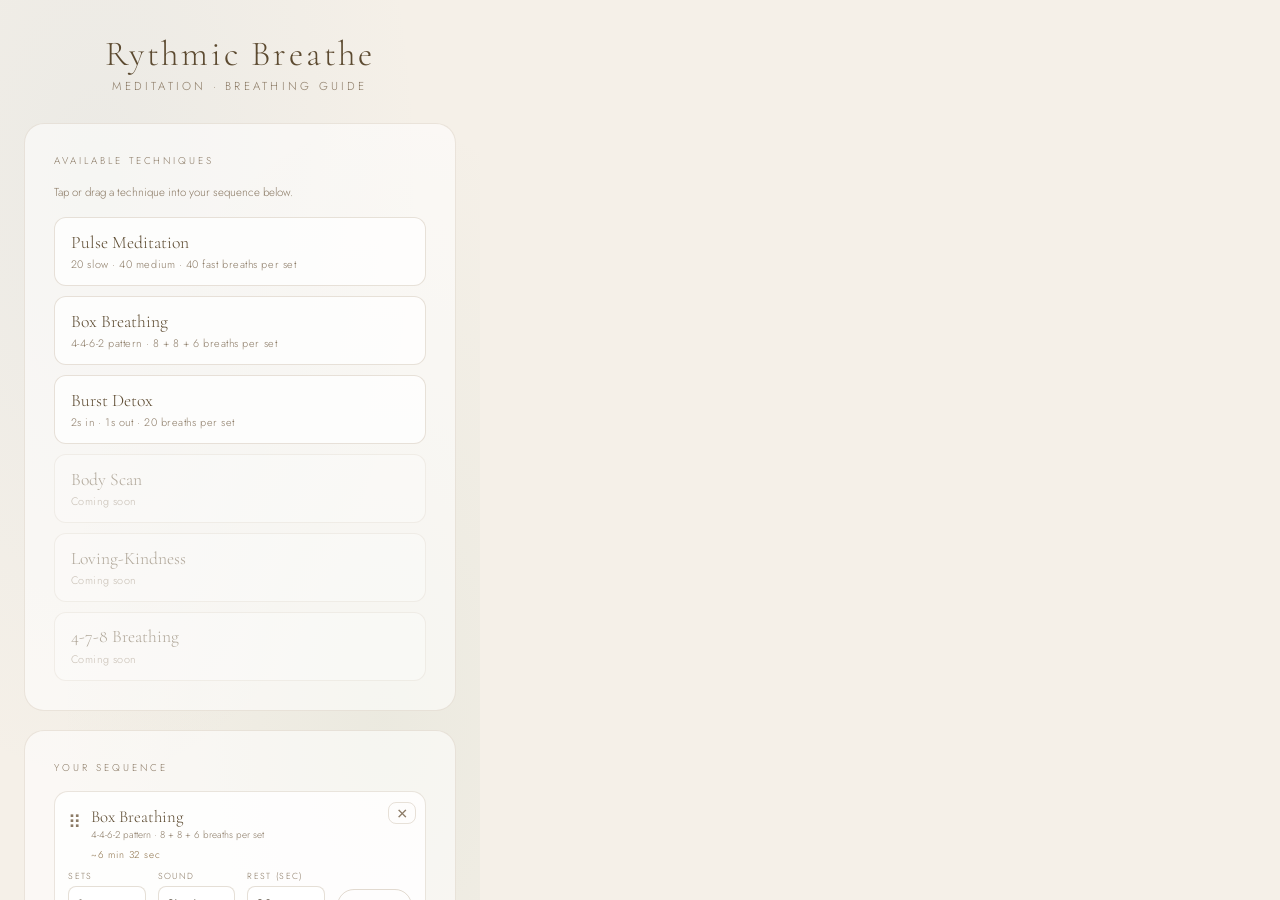
<file: index.html>
<!DOCTYPE html>
<html lang="en">
<head>
  <meta charset="UTF-8">
  <meta name="viewport" content="width=device-width, initial-scale=1.0, user-scalable=no">
  <meta name="apple-mobile-web-app-capable" content="yes">
  <meta name="apple-mobile-web-app-status-bar-style" content="black-translucent">
  <title>Rythmic Breathe</title>
  <link href="https://fonts.googleapis.com/css2?family=Cormorant+Garamond:ital,wght@0,300;0,400;1,300&family=Jost:wght@200;300;400&display=swap" rel="stylesheet">
  <link rel="stylesheet" href="css/tokens.css">
  <link rel="stylesheet" href="css/layout.css">
  <link rel="stylesheet" href="css/session.css">
</head>
<body>

<!-- SETUP -->
<div class="page" id="page-setup">
  <h1>Rythmic Breathe</h1>
  <p class="subtitle">Meditation · Breathing Guide</p>

  <div class="card">
    <div class="card-label">Available Techniques</div>
    <p class="card-hint">Tap or drag a technique into your sequence below.</p>
    <div class="technique-pool" id="technique-pool"></div>
  </div>

  <div class="card">
    <div class="card-label">Your Sequence</div>
    <div class="sequence-list" id="sequence-list"></div>
    <div id="session-total-time" class="session-total-time"></div>
  </div>

  <div class="card">
    <div class="card-label">Global</div>
    <div class="volume-row">
      <label for="vol-slider">Volume</label>
      <input type="range" id="vol-slider" min="0" max="100" value="70">
      <span class="vol-val" id="vol-val">70%</span>
    </div>
    <div class="vocal-mode-row">
      <label for="vocal-mode">Vocal guidance</label>
      <select id="vocal-mode">
        <option value="full" selected>Full guidance</option>
        <option value="transitions">Technique changes only</option>
        <option value="none">Off</option>
      </select>
    </div>
  </div>

  <button class="btn-begin" id="begin-btn" disabled>Begin Session</button>
</div>

<!-- SESSION -->
<div class="page hidden" id="page-session">

  <div class="ready-state" id="ready-state">
    <div class="ready-orb"></div>
    <div class="ready-title">Ready</div>
    <div class="ready-sub">Hold anywhere to begin · eyes closed</div>
  </div>

  <div class="transition-state" id="transition-state">
    <div class="ready-orb"></div>
    <div class="transition-title" id="transition-title">Rest</div>
    <div class="transition-sub" id="transition-sub"></div>
  </div>

  <div class="session-ui" id="session-ui">
    <div class="technique-header" id="technique-header"></div>
    <div class="elapsed-display" id="elapsed-display">00:00</div>
    <div class="elapsed-label">elapsed</div>

    <div class="phase-bar" id="phase-bar">
      <div class="phase-seg" id="seg-slow"></div>
      <div class="phase-seg" id="seg-med"></div>
      <div class="phase-seg" id="seg-fast"></div>
    </div>
    <div class="phase-labels" id="phase-labels">
      <span class="phase-lbl" id="lbl-slow">Slow</span>
      <span class="phase-lbl" id="lbl-med">Medium</span>
      <span class="phase-lbl" id="lbl-fast">Fast</span>
    </div>

    <div class="orb-wrap">
      <div class="orb-ring"></div>
      <div class="orb-ring"></div>
      <div class="orb-ring"></div>
      <div class="orb phase-slow" id="orb">
        <span class="orb-word" id="orb-word">in</span>
      </div>
    </div>

    <div class="stats-row" id="stats-row">
      <div class="stat">
        <div class="stat-val" id="stat-cycle">1</div>
        <div class="stat-lbl">Set</div>
      </div>
      <div class="stat">
        <div class="stat-val" id="stat-breath">1</div>
        <div class="stat-lbl">Breath</div>
      </div>
      <div class="stat">
        <div class="stat-val" id="stat-total">0</div>
        <div class="stat-lbl">Total</div>
      </div>
    </div>

    <div class="breath-progress">
      <div class="breath-count" id="breath-count">1 / 20</div>
      <div class="breath-dots" id="breath-dots"></div>
    </div>
  </div>

  <div class="press-ring-wrap">
    <div class="press-ring" id="press-ring">
      <svg viewBox="0 0 120 120" width="120" height="120">
        <circle class="track" cx="60" cy="60" r="54"/>
        <circle class="fill" id="ring-fill" cx="60" cy="60" r="54"/>
      </svg>
    </div>
  </div>

  <div class="press-hint" id="press-hint">Hold 1 second to begin</div>
</div>

<!-- COMPLETE -->
<div id="complete-overlay">
  <div class="complete-glyph">◎</div>
  <div class="complete-title">Session Complete</div>
  <div class="complete-sub" id="complete-sub">Well done</div>
  <button class="btn-again" id="btn-again">Practice Again</button>
</div>

<script type="module" src="js/main.js"></script>
</body>
</html>
</file>
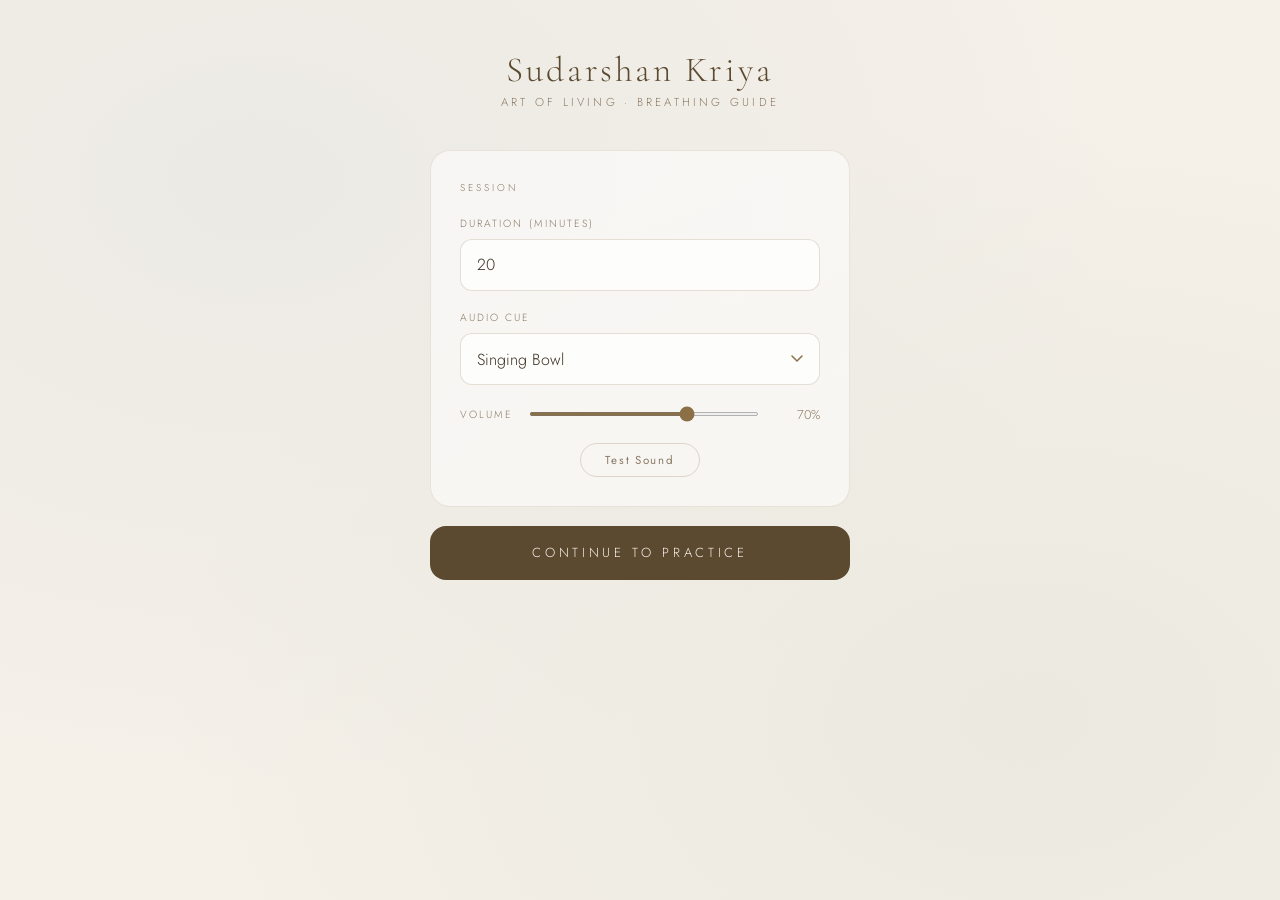
<file: sudarshan-kriya-guide (1).html>
<!DOCTYPE html>
<html lang="en">
<head>
<meta charset="UTF-8">
<meta name="viewport" content="width=device-width, initial-scale=1.0, user-scalable=no">
<meta name="apple-mobile-web-app-capable" content="yes">
<meta name="apple-mobile-web-app-status-bar-style" content="black-translucent">
<title>Sudarshan Kriya</title>
<link href="https://fonts.googleapis.com/css2?family=Cormorant+Garamond:ital,wght@0,300;0,400;1,300&family=Jost:wght@200;300;400&display=swap" rel="stylesheet">
<style>
*, *::before, *::after { box-sizing: border-box; margin: 0; padding: 0; }

:root {
  --sand: #f5f0e8;
  --bark: #8b6f47;
  --bark-light: #c4a882;
  --bark-dark: #5c4a30;
  --text: #3a2e1e;
  --text-muted: #8b7a65;
  --slow-color: #7ba3c0;
  --med-color: #7a9e7e;
  --fast-color: #c97b4b;
}

html, body {
  height: 100%;
  overflow: hidden;
  background: var(--sand);
  font-family: 'Jost', sans-serif;
  font-weight: 300;
  color: var(--text);
  -webkit-tap-highlight-color: transparent;
  touch-action: manipulation;
}

/* ── PAGE SYSTEM ── */
.page {
  position: fixed;
  inset: 0;
  display: flex;
  flex-direction: column;
  align-items: center;
  overflow-y: auto;
  transition: opacity 0.5s ease, transform 0.5s ease;
  background: var(--sand);
  background-image:
    radial-gradient(ellipse at 20% 20%, rgba(123,163,192,0.08) 0%, transparent 60%),
    radial-gradient(ellipse at 80% 80%, rgba(122,158,126,0.08) 0%, transparent 60%);
}

.page.hidden {
  opacity: 0;
  pointer-events: none;
  transform: translateY(20px);
}

/* ── PAGE 1 — SETUP ── */
#page-setup {
  padding: 3rem 1.5rem 4rem;
  justify-content: flex-start;
}

h1 {
  font-family: 'Cormorant Garamond', serif;
  font-weight: 300;
  font-size: 2.2rem;
  letter-spacing: 0.08em;
  color: var(--bark-dark);
  text-align: center;
  margin-bottom: 0.2rem;
}

.subtitle {
  font-size: 0.72rem;
  letter-spacing: 0.28em;
  text-transform: uppercase;
  color: var(--text-muted);
  text-align: center;
  margin-bottom: 2.5rem;
}

.card {
  background: rgba(255,255,255,0.55);
  border: 1px solid rgba(139,111,71,0.15);
  border-radius: 20px;
  padding: 1.8rem;
  width: 100%;
  max-width: 420px;
  margin-bottom: 1.2rem;
}

.card-label {
  font-size: 0.62rem;
  letter-spacing: 0.3em;
  text-transform: uppercase;
  color: var(--text-muted);
  margin-bottom: 1.3rem;
}

.field { margin-bottom: 1.2rem; }
.field:last-child { margin-bottom: 0; }

.field label {
  display: block;
  font-size: 0.65rem;
  letter-spacing: 0.2em;
  text-transform: uppercase;
  color: var(--text-muted);
  margin-bottom: 0.5rem;
}

.field input[type="number"],
.field select {
  width: 100%;
  background: rgba(255,255,255,0.75);
  border: 1px solid rgba(139,111,71,0.22);
  border-radius: 12px;
  padding: 0.85rem 1rem;
  font-family: 'Jost', sans-serif;
  font-weight: 300;
  font-size: 1rem;
  color: var(--text);
  outline: none;
  -webkit-appearance: none;
  appearance: none;
  transition: border-color 0.2s;
}

.field select {
  background-image: url("data:image/svg+xml,%3Csvg xmlns='http://www.w3.org/2000/svg' width='12' height='8' viewBox='0 0 12 8'%3E%3Cpath d='M1 1l5 5 5-5' stroke='%238b6f47' stroke-width='1.5' fill='none' stroke-linecap='round'/%3E%3C/svg%3E");
  background-repeat: no-repeat;
  background-position: right 1rem center;
  background-color: rgba(255,255,255,0.75);
  padding-right: 2.5rem;
}

.field input:focus, .field select:focus { border-color: var(--bark-light); }

.volume-row {
  display: flex;
  align-items: center;
  gap: 1rem;
  margin-top: 1.2rem;
}

.volume-row label {
  font-size: 0.65rem;
  letter-spacing: 0.2em;
  text-transform: uppercase;
  color: var(--text-muted);
  white-space: nowrap;
}

input[type="range"] {
  flex: 1;
  accent-color: var(--bark);
  cursor: pointer;
  height: 4px;
}

.vol-val {
  font-size: 0.8rem;
  color: var(--text-muted);
  min-width: 2.8rem;
  text-align: right;
}

.test-btn {
  display: block;
  margin: 1.2rem auto 0;
  background: transparent;
  border: 1px solid rgba(139,111,71,0.25);
  border-radius: 30px;
  padding: 0.5rem 1.5rem;
  font-family: 'Jost', sans-serif;
  font-size: 0.72rem;
  letter-spacing: 0.15em;
  color: var(--text-muted);
  cursor: pointer;
  transition: all 0.2s;
}
.test-btn:active { border-color: var(--bark); color: var(--bark-dark); }

.btn-begin {
  width: 100%;
  max-width: 420px;
  padding: 1.1rem;
  background: var(--bark-dark);
  color: var(--sand);
  border: none;
  border-radius: 16px;
  font-family: 'Jost', sans-serif;
  font-weight: 300;
  font-size: 0.82rem;
  letter-spacing: 0.28em;
  text-transform: uppercase;
  cursor: pointer;
  transition: background 0.2s;
  -webkit-tap-highlight-color: transparent;
}
.btn-begin:active { background: var(--bark); }

/* ── PAGE 2 — SESSION ── */
#page-session {
  justify-content: center;
  cursor: default;
  user-select: none;
  -webkit-user-select: none;
}

/* Long press ring */
.press-ring-wrap {
  position: fixed;
  inset: 0;
  display: flex;
  align-items: center;
  justify-content: center;
  pointer-events: none;
  z-index: 10;
}

.press-ring {
  width: 120px;
  height: 120px;
  position: relative;
  opacity: 0;
  transition: opacity 0.15s;
}

.press-ring.visible { opacity: 1; }

.press-ring svg {
  position: absolute;
  inset: 0;
  transform: rotate(-90deg);
}

.press-ring circle.track {
  fill: none;
  stroke: rgba(139,111,71,0.15);
  stroke-width: 3;
}

.press-ring circle.fill {
  fill: none;
  stroke: var(--bark-dark);
  stroke-width: 3;
  stroke-linecap: round;
  stroke-dasharray: 339.3;
  stroke-dashoffset: 339.3;
  transition: stroke-dashoffset linear;
}

.press-hint {
  position: fixed;
  bottom: env(safe-area-inset-bottom, 2rem);
  bottom: calc(2rem + env(safe-area-inset-bottom, 0px));
  left: 0; right: 0;
  text-align: center;
  font-size: 0.65rem;
  letter-spacing: 0.25em;
  text-transform: uppercase;
  color: var(--text-muted);
  opacity: 0.7;
  pointer-events: none;
}

/* Ready state (not started) */
.ready-state {
  display: flex;
  flex-direction: column;
  align-items: center;
  gap: 1.5rem;
  pointer-events: none;
}

.ready-orb {
  width: 140px;
  height: 140px;
  border-radius: 50%;
  background: radial-gradient(circle at 38% 38%, rgba(255,255,255,0.9), var(--slow-color));
  box-shadow: 0 0 60px rgba(123,163,192,0.25);
  animation: gentle-pulse 4s ease-in-out infinite;
}

@keyframes gentle-pulse {
  0%, 100% { transform: scale(1); box-shadow: 0 0 60px rgba(123,163,192,0.2); }
  50% { transform: scale(1.05); box-shadow: 0 0 80px rgba(123,163,192,0.35); }
}

.ready-title {
  font-family: 'Cormorant Garamond', serif;
  font-size: 1.6rem;
  font-weight: 300;
  color: var(--bark-dark);
  letter-spacing: 0.05em;
}

.ready-sub {
  font-size: 0.7rem;
  letter-spacing: 0.2em;
  text-transform: uppercase;
  color: var(--text-muted);
}

/* Active session UI */
.session-ui {
  display: none;
  flex-direction: column;
  align-items: center;
  gap: 1.4rem;
  width: 100%;
  pointer-events: none;
}

.timer-display {
  font-family: 'Cormorant Garamond', serif;
  font-size: 3.8rem;
  font-weight: 300;
  color: var(--bark-dark);
  letter-spacing: 0.05em;
  line-height: 1;
}

.timer-label {
  font-size: 0.6rem;
  letter-spacing: 0.28em;
  text-transform: uppercase;
  color: var(--text-muted);
  margin-top: -0.8rem;
}

/* Phase bar */
.phase-bar {
  display: flex;
  gap: 6px;
  width: 260px;
}

.phase-seg {
  flex: 1;
  height: 2px;
  border-radius: 2px;
  background: rgba(139,111,71,0.15);
  transition: background 0.5s;
}

.phase-seg.active-slow { background: var(--slow-color); }
.phase-seg.active-med  { background: var(--med-color); }
.phase-seg.active-fast { background: var(--fast-color); }

.phase-labels {
  display: flex;
  width: 260px;
  justify-content: space-between;
  margin-top: -0.5rem;
}

.phase-lbl {
  font-size: 0.58rem;
  letter-spacing: 0.18em;
  text-transform: uppercase;
  color: var(--text-muted);
  transition: color 0.3s;
  flex: 1;
  text-align: center;
}

.phase-lbl.active { color: var(--text); }

/* Orb */
.orb-wrap {
  position: relative;
  width: 240px;
  height: 240px;
  display: flex;
  align-items: center;
  justify-content: center;
}

.orb-ring {
  position: absolute;
  border-radius: 50%;
  border: 1px solid rgba(139,111,71,0.12);
}

.orb-ring:nth-child(1) { width: 240px; height: 240px; animation: rpulse 4s ease-in-out infinite 0s; }
.orb-ring:nth-child(2) { width: 195px; height: 195px; animation: rpulse 4s ease-in-out infinite 0.4s; }
.orb-ring:nth-child(3) { width: 150px; height: 150px; animation: rpulse 4s ease-in-out infinite 0.8s; }

@keyframes rpulse {
  0%,100% { opacity: 0.4; }
  50% { opacity: 0.1; }
}

.orb {
  width: 110px;
  height: 110px;
  border-radius: 50%;
  background: radial-gradient(circle at 38% 38%, rgba(255,255,255,0.9), var(--slow-color));
  display: flex;
  flex-direction: column;
  align-items: center;
  justify-content: center;
  position: relative;
  z-index: 1;
  box-shadow: 0 0 50px rgba(123,163,192,0.3);
  transition: background 0.5s, box-shadow 0.5s;
}

.orb.phase-slow { background: radial-gradient(circle at 38% 38%, rgba(255,255,255,0.9), var(--slow-color)); box-shadow: 0 0 50px rgba(123,163,192,0.35); }
.orb.phase-med  { background: radial-gradient(circle at 38% 38%, rgba(255,255,255,0.9), var(--med-color)); box-shadow: 0 0 50px rgba(122,158,126,0.35); }
.orb.phase-fast { background: radial-gradient(circle at 38% 38%, rgba(255,255,255,0.9), var(--fast-color)); box-shadow: 0 0 50px rgba(201,123,75,0.35); }

.orb.inhale { animation: orb-in var(--bd, 2s) ease-in-out forwards; }
.orb.exhale { animation: orb-out var(--bd, 2s) ease-in-out forwards; }

@keyframes orb-in  { from { width:110px; height:110px; } to { width:145px; height:145px; } }
@keyframes orb-out { from { width:145px; height:145px; } to { width:110px; height:110px; } }

.orb-word {
  font-family: 'Cormorant Garamond', serif;
  font-weight: 300;
  font-size: 1.05rem;
  color: white;
  letter-spacing: 0.1em;
  text-shadow: 0 1px 4px rgba(0,0,0,0.2);
}

/* Stats */
.stats-row {
  display: flex;
  gap: 10px;
}

.stat {
  background: rgba(255,255,255,0.5);
  border: 1px solid rgba(139,111,71,0.12);
  border-radius: 14px;
  padding: 0.8rem 1.2rem;
  text-align: center;
  min-width: 72px;
}

.stat-val {
  font-family: 'Cormorant Garamond', serif;
  font-size: 1.7rem;
  font-weight: 300;
  color: var(--bark-dark);
  line-height: 1;
  margin-bottom: 0.25rem;
}

.stat-lbl {
  font-size: 0.55rem;
  letter-spacing: 0.2em;
  text-transform: uppercase;
  color: var(--text-muted);
}

/* Breath progress */
.breath-progress {
  display: flex;
  align-items: center;
  gap: 0.8rem;
}

.breath-count {
  font-family: 'Cormorant Garamond', serif;
  font-size: 1rem;
  color: var(--bark-dark);
  min-width: 50px;
}

.breath-dots {
  display: flex;
  gap: 4px;
  flex-wrap: wrap;
  max-width: 200px;
}

.bdot {
  width: 5px;
  height: 5px;
  border-radius: 50%;
  background: rgba(139,111,71,0.18);
  transition: background 0.2s, transform 0.15s;
}
.bdot.done    { background: var(--bark-light); }
.bdot.current { background: var(--bark-dark); transform: scale(1.4); }

/* Complete overlay */
#complete-overlay {
  position: fixed;
  inset: 0;
  background: var(--sand);
  display: none;
  flex-direction: column;
  align-items: center;
  justify-content: center;
  gap: 1.2rem;
  z-index: 20;
  animation: fadein 0.6s ease;
}

@keyframes fadein { from { opacity: 0; } to { opacity: 1; } }

.complete-glyph {
  font-family: 'Cormorant Garamond', serif;
  font-size: 5rem;
  color: var(--med-color);
  line-height: 1;
}

.complete-title {
  font-family: 'Cormorant Garamond', serif;
  font-size: 2rem;
  font-weight: 300;
  color: var(--bark-dark);
  letter-spacing: 0.05em;
}

.complete-sub {
  font-size: 0.75rem;
  color: var(--text-muted);
  letter-spacing: 0.15em;
  text-align: center;
}

.btn-again {
  margin-top: 0.5rem;
  padding: 0.85rem 2.8rem;
  background: var(--bark-dark);
  color: var(--sand);
  border: none;
  border-radius: 30px;
  font-family: 'Jost', sans-serif;
  font-weight: 300;
  font-size: 0.78rem;
  letter-spacing: 0.22em;
  text-transform: uppercase;
  cursor: pointer;
}
.btn-again:active { background: var(--bark); }
</style>
</head>
<body>

<!-- ══ PAGE 1: SETUP ══ -->
<div class="page" id="page-setup">
  <h1>Sudarshan Kriya</h1>
  <p class="subtitle">Art of Living · Breathing Guide</p>

  <div class="card">
    <div class="card-label">Session</div>
    <div class="field">
      <label>Duration (minutes)</label>
      <input type="number" id="duration-input" value="20" min="1" max="120">
    </div>
    <div class="field">
      <label>Audio Cue</label>
      <select id="cue-select">
        <optgroup label="Bells &amp; Bowls">
          <option value="singing-bowl">Singing Bowl</option>
          <option value="temple-bell">Temple Bell</option>
          <option value="soft-chime">Soft Chime</option>
          <option value="tibetan-bowl">Tibetan Bowl</option>
        </optgroup>
        <optgroup label="Beeps">
          <option value="beep">Beep</option>
          <option value="soft-beep">Soft Beep</option>
        </optgroup>
        <optgroup label="Voice">
          <option value="voice-male">Voice — Male</option>
          <option value="voice-female">Voice — Female</option>
        </optgroup>
      </select>
    </div>
    <div class="volume-row">
      <label>Volume</label>
      <input type="range" id="vol-slider" min="0" max="100" value="70">
      <span class="vol-val" id="vol-val">70%</span>
    </div>
    <button class="test-btn" id="test-btn">Test Sound</button>
  </div>

  <button class="btn-begin" id="begin-btn">Continue to Practice</button>
</div>

<!-- ══ PAGE 2: SESSION ══ -->
<div class="page hidden" id="page-session">

  <!-- Ready state -->
  <div class="ready-state" id="ready-state">
    <div class="ready-orb"></div>
    <div class="ready-title">Ready</div>
    <div class="ready-sub">Hold anywhere to begin</div>
  </div>

  <!-- Active session UI -->
  <div class="session-ui" id="session-ui">
    <div class="timer-display" id="timer-display">20:00</div>
    <div class="timer-label">remaining</div>

    <div class="phase-bar">
      <div class="phase-seg" id="seg-slow"></div>
      <div class="phase-seg" id="seg-med"></div>
      <div class="phase-seg" id="seg-fast"></div>
    </div>
    <div class="phase-labels">
      <span class="phase-lbl" id="lbl-slow">Slow</span>
      <span class="phase-lbl" id="lbl-med">Medium</span>
      <span class="phase-lbl" id="lbl-fast">Fast</span>
    </div>

    <div class="orb-wrap">
      <div class="orb-ring"></div>
      <div class="orb-ring"></div>
      <div class="orb-ring"></div>
      <div class="orb phase-slow" id="orb">
        <span class="orb-word" id="orb-word">in</span>
      </div>
    </div>

    <div class="stats-row">
      <div class="stat">
        <div class="stat-val" id="stat-cycle">1</div>
        <div class="stat-lbl">Cycle</div>
      </div>
      <div class="stat">
        <div class="stat-val" id="stat-breath">1</div>
        <div class="stat-lbl">Breath</div>
      </div>
      <div class="stat">
        <div class="stat-val" id="stat-total">0</div>
        <div class="stat-lbl">Total</div>
      </div>
    </div>

    <div class="breath-progress">
      <div class="breath-count" id="breath-count">1 / 20</div>
      <div class="breath-dots" id="breath-dots"></div>
    </div>
  </div>

  <!-- Long press ring -->
  <div class="press-ring-wrap">
    <div class="press-ring" id="press-ring">
      <svg viewBox="0 0 120 120" width="120" height="120">
        <circle class="track" cx="60" cy="60" r="54"/>
        <circle class="fill" id="ring-fill" cx="60" cy="60" r="54"/>
      </svg>
    </div>
  </div>

  <div class="press-hint" id="press-hint">Hold 1 second to begin</div>
</div>

<!-- ══ COMPLETE OVERLAY ══ -->
<div id="complete-overlay">
  <div class="complete-glyph">◎</div>
  <div class="complete-title">Session Complete</div>
  <div class="complete-sub" id="complete-sub">Well done</div>
  <button class="btn-again" onclick="resetAll()">Practice Again</button>
</div>

<script>
// ── Audio Context ──────────────────────────────────────────────
const AudioCtx = window.AudioContext || window.webkitAudioContext;
let actx = null;

function getCtx() {
  if (!actx) actx = new AudioCtx();
  if (actx.state === 'suspended') actx.resume();
  return actx;
}

function getVol() { return parseInt(document.getElementById('vol-slider').value) / 100; }

// ── Sound generators ───────────────────────────────────────────
function bowl(isIn, freq1, freq2, harmonics, dur) {
  const ctx = getCtx();
  const freq = isIn ? freq1 : freq2;
  const v = getVol() * 0.5;
  harmonics.forEach((h, i) => {
    const o = ctx.createOscillator();
    const g = ctx.createGain();
    o.connect(g); g.connect(ctx.destination);
    o.type = 'sine'; o.frequency.value = freq * h;
    const hv = v / (i * 0.7 + 1);
    g.gain.setValueAtTime(0, ctx.currentTime);
    g.gain.linearRampToValueAtTime(hv, ctx.currentTime + 0.06);
    g.gain.exponentialRampToValueAtTime(0.001, ctx.currentTime + dur);
    o.start(); o.stop(ctx.currentTime + dur);
  });
}

function playSingingBowl(isIn) { bowl(isIn, 220, 174, [1,2,3,4], 2.5); }
function playTempleBell(isIn)  { bowl(isIn, 880, 660, [1,2.756,5.404], 1.8); }
function playSoftChime(isIn)   { bowl(isIn, 1046, 784, [1,2,3], 1.2); }
function playTibetanBowl(isIn) { bowl(isIn, 136.1, 111, [1,2.2,3.5,4.9], 3.5); }

function playBeep(isIn) {
  const ctx = getCtx();
  const o = ctx.createOscillator();
  const g = ctx.createGain();
  o.connect(g); g.connect(ctx.destination);
  o.type = 'square'; o.frequency.value = isIn ? 880 : 440;
  const v = getVol() * 0.25;
  g.gain.setValueAtTime(v, ctx.currentTime);
  g.gain.exponentialRampToValueAtTime(0.001, ctx.currentTime + 0.15);
  o.start(); o.stop(ctx.currentTime + 0.15);
}

function playSoftBeep(isIn) {
  const ctx = getCtx();
  const o = ctx.createOscillator();
  const g = ctx.createGain();
  o.connect(g); g.connect(ctx.destination);
  o.type = 'sine'; o.frequency.value = isIn ? 660 : 440;
  const v = getVol() * 0.35;
  g.gain.setValueAtTime(0, ctx.currentTime);
  g.gain.linearRampToValueAtTime(v, ctx.currentTime + 0.02);
  g.gain.exponentialRampToValueAtTime(0.001, ctx.currentTime + 0.35);
  o.start(); o.stop(ctx.currentTime + 0.35);
}

function playFastTick() {
  const ctx = getCtx();
  const o = ctx.createOscillator();
  const g = ctx.createGain();
  o.connect(g); g.connect(ctx.destination);
  o.type = 'sine'; o.frequency.value = 1200;
  const v = getVol() * 0.15;
  g.gain.setValueAtTime(v, ctx.currentTime);
  g.gain.exponentialRampToValueAtTime(0.001, ctx.currentTime + 0.06);
  o.start(); o.stop(ctx.currentTime + 0.06);
}

function speakCue(text, gender) {
  if (!window.speechSynthesis) return;
  window.speechSynthesis.cancel();
  const u = new SpeechSynthesisUtterance(text);
  u.volume = getVol(); u.rate = 0.85;
  u.pitch = gender === 'male' ? 0.7 : 1.3;
  const voices = window.speechSynthesis.getVoices();
  const keys = gender === 'male'
    ? ['male','david','daniel','alex','james','mark']
    : ['female','samantha','karen','victoria','zoe','kate'];
  const match = voices.find(v => keys.some(k => v.name.toLowerCase().includes(k)));
  if (match) u.voice = match;
  window.speechSynthesis.speak(u);
}

function playCue(isIn, isFast) {
  const cue = document.getElementById('cue-select').value;
  if (isFast && !cue.startsWith('voice')) { playFastTick(); return; }
  switch(cue) {
    case 'singing-bowl':  playSingingBowl(isIn); break;
    case 'temple-bell':   playTempleBell(isIn);  break;
    case 'soft-chime':    playSoftChime(isIn);   break;
    case 'tibetan-bowl':  playTibetanBowl(isIn); break;
    case 'beep':          playBeep(isIn);         break;
    case 'soft-beep':     playSoftBeep(isIn);    break;
    case 'voice-male':    speakCue(isIn ? 'in' : 'out', 'male');   break;
    case 'voice-female':  speakCue(isIn ? 'in' : 'out', 'female'); break;
  }
}

// ── Session state ──────────────────────────────────────────────
const PHASES = [
  { name:'slow', breaths:20, dur:4000 },
  { name:'med',  breaths:40, dur:2000 },
  { name:'fast', breaths:40, dur:1000 },
];

let sessionActive = false;
let breathTO = null;
let timerIV = null;
let sessionEndTime = null;
let phaseIdx = 0;
let breathNum = 0;
let half = 0; // 0=inhale 1=exhale
let totalBreaths = 0;
let cycleCount = 1;

function buildDots(count) {
  const c = document.getElementById('breath-dots');
  c.innerHTML = '';
  const n = Math.min(count, 40);
  for (let i = 0; i < n; i++) {
    const d = document.createElement('div');
    d.className = 'bdot';
    d.id = 'dot-' + i;
    c.appendChild(d);
  }
}

function updateDots(current, total) {
  const n = Math.min(total, 40);
  for (let i = 0; i < n; i++) {
    const d = document.getElementById('dot-' + i);
    if (!d) continue;
    d.className = 'bdot' + (i < current ? ' done' : i === current ? ' current' : '');
  }
}

function updatePhaseUI(name) {
  ['slow','med','fast'].forEach(p => {
    document.getElementById('seg-' + p).className = 'phase-seg' + (p === name ? ' active-' + p : '');
    document.getElementById('lbl-' + p).className  = 'phase-lbl' + (p === name ? ' active' : '');
  });
  const orb = document.getElementById('orb');
  orb.className = 'orb phase-' + name;
}

function fmt(ms) {
  const s = Math.ceil(ms / 1000);
  return String(Math.floor(s/60)).padStart(2,'0') + ':' + String(s%60).padStart(2,'0');
}

function breathStep() {
  if (!sessionActive) return;
  if (Date.now() >= sessionEndTime) { endSession(); return; }

  const phase = PHASES[phaseIdx];
  const isIn = half === 0;
  const isFast = phase.name === 'fast';
  const halfDur = phase.dur / 2;

  const orb = document.getElementById('orb');
  const word = document.getElementById('orb-word');
  word.textContent = isIn ? 'in' : 'out';
  orb.style.setProperty('--bd', (halfDur/1000) + 's');
  orb.classList.remove('inhale','exhale');
  void orb.offsetWidth;
  orb.classList.add(isIn ? 'inhale' : 'exhale');

  playCue(isIn, isFast);

  if (half === 1) {
    breathNum++;
    totalBreaths++;
    document.getElementById('stat-total').textContent = totalBreaths;

    if (breathNum >= phase.breaths) {
      phaseIdx++;
      breathNum = 0;
      if (phaseIdx >= PHASES.length) {
        phaseIdx = 0;
        cycleCount++;
        document.getElementById('stat-cycle').textContent = cycleCount;
      }
      updatePhaseUI(PHASES[phaseIdx].name);
      buildDots(PHASES[phaseIdx].breaths);
    }
    updateDots(breathNum, PHASES[phaseIdx].breaths);
    document.getElementById('stat-breath').textContent = breathNum + 1;
    document.getElementById('breath-count').textContent = (breathNum+1) + ' / ' + PHASES[phaseIdx].breaths;
  }

  half = 1 - half;
  breathTO = setTimeout(breathStep, halfDur);
}

function startSession() {
  const minutes = parseInt(document.getElementById('duration-input').value) || 20;
  sessionActive = true;
  phaseIdx = 0; breathNum = 0; half = 0; totalBreaths = 0; cycleCount = 1;

  document.getElementById('timer-display').textContent = fmt(minutes * 60000);
  document.getElementById('stat-cycle').textContent = '1';
  document.getElementById('stat-breath').textContent = '1';
  document.getElementById('stat-total').textContent = '0';
  document.getElementById('breath-count').textContent = '1 / 20';

  updatePhaseUI('slow');
  buildDots(20);
  updateDots(0, 20);

  document.getElementById('ready-state').style.display = 'none';
  document.getElementById('session-ui').style.display = 'flex';
  document.getElementById('press-hint').textContent = 'Hold 1 second to stop';

  sessionEndTime = Date.now() + minutes * 60000;
  timerIV = setInterval(() => {
    const rem = sessionEndTime - Date.now();
    if (rem <= 0) { document.getElementById('timer-display').textContent = '00:00'; endSession(); }
    else document.getElementById('timer-display').textContent = fmt(rem);
  }, 250);

  breathStep();
}

function endSession() {
  sessionActive = false;
  clearTimeout(breathTO);
  clearInterval(timerIV);
  if (window.speechSynthesis) window.speechSynthesis.cancel();

  const overlay = document.getElementById('complete-overlay');
  const cyclesDone = cycleCount - 1 + (phaseIdx > 0 || breathNum > 0 ? 1 : 0);
  document.getElementById('complete-sub').textContent =
    cyclesDone + ' cycle' + (cyclesDone !== 1 ? 's' : '') + ' · ' + totalBreaths + ' total breaths';
  overlay.style.display = 'flex';
}

function resetAll() {
  document.getElementById('complete-overlay').style.display = 'none';
  document.getElementById('ready-state').style.display = 'flex';
  document.getElementById('session-ui').style.display = 'none';
  document.getElementById('press-hint').textContent = 'Hold 1 second to begin';
  document.getElementById('page-session').classList.add('hidden');
  document.getElementById('page-setup').classList.remove('hidden');
}

// ── Long press logic ───────────────────────────────────────────
const HOLD_MS = 1000;
let pressStart = null;
let pressRAF = null;
const ringFill = document.getElementById('ring-fill');
const pressRing = document.getElementById('press-ring');
const CIRCUMFERENCE = 2 * Math.PI * 54; // 339.3

function startPress(e) {
  if (e.target.closest('button, input, select')) return;
  e.preventDefault();
  getCtx(); // unlock audio on first touch
  pressStart = Date.now();
  pressRing.classList.add('visible');
  ringFill.style.transition = 'none';
  ringFill.style.strokeDashoffset = CIRCUMFERENCE;

  requestAnimationFrame(animateRing);
}

function animateRing() {
  if (!pressStart) return;
  const elapsed = Date.now() - pressStart;
  const progress = Math.min(elapsed / HOLD_MS, 1);
  ringFill.style.strokeDashoffset = CIRCUMFERENCE * (1 - progress);

  if (progress >= 1) {
    cancelPress();
    if (sessionActive) endSession();
    else if (document.getElementById('session-ui').style.display === 'flex' || true) startSession();
    return;
  }
  pressRAF = requestAnimationFrame(animateRing);
}

function cancelPress() {
  pressStart = null;
  if (pressRAF) { cancelAnimationFrame(pressRAF); pressRAF = null; }
  pressRing.classList.remove('visible');
  ringFill.style.strokeDashoffset = CIRCUMFERENCE;
}

const sessionPage = document.getElementById('page-session');
sessionPage.addEventListener('touchstart', startPress, { passive: false });
sessionPage.addEventListener('touchend', cancelPress, { passive: false });
sessionPage.addEventListener('touchcancel', cancelPress, { passive: false });
sessionPage.addEventListener('mousedown', startPress);
sessionPage.addEventListener('mouseup', cancelPress);
sessionPage.addEventListener('mouseleave', cancelPress);

// ── Page navigation ────────────────────────────────────────────
document.getElementById('begin-btn').addEventListener('click', () => {
  getCtx();
  if (window.speechSynthesis) window.speechSynthesis.getVoices();
  document.getElementById('page-setup').classList.add('hidden');
  document.getElementById('page-session').classList.remove('hidden');
});

document.getElementById('vol-slider').addEventListener('input', function() {
  document.getElementById('vol-val').textContent = this.value + '%';
});

document.getElementById('test-btn').addEventListener('click', function() {
  getCtx();
  playCue(true, false);
  setTimeout(() => playCue(false, false), 1500);
});

if (window.speechSynthesis) {
  window.speechSynthesis.getVoices();
  window.speechSynthesis.onvoiceschanged = () => window.speechSynthesis.getVoices();
}
</script>
</body>
</html>
</file>
<file: css/tokens.css>
*, *::before, *::after { box-sizing: border-box; margin: 0; padding: 0; }

:root {
  --sand: #f5f0e8;
  --bark: #8b6f47;
  --bark-light: #c4a882;
  --bark-dark: #5c4a30;
  --text: #3a2e1e;
  --text-muted: #8b7a65;
  --slow-color: #7ba3c0;
  --med-color: #7a9e7e;
  --fast-color: #c97b4b;
}

html, body {
  height: 100%;
  overflow: hidden;
  background: var(--sand);
  font-family: 'Jost', sans-serif;
  font-weight: 300;
  color: var(--text);
  -webkit-tap-highlight-color: transparent;
  touch-action: manipulation;
}
</file>
<file: css/layout.css>
.page {
  position: fixed;
  inset: 0;
  display: flex;
  flex-direction: column;
  align-items: center;
  overflow-y: auto;
  transition: opacity 0.5s ease, transform 0.5s ease;
  background: var(--sand);
  background-image:
    radial-gradient(ellipse at 20% 20%, rgba(123,163,192,0.08) 0%, transparent 60%),
    radial-gradient(ellipse at 80% 80%, rgba(122,158,126,0.08) 0%, transparent 60%);
}

.page.hidden {
  opacity: 0;
  pointer-events: none;
  transform: translateY(20px);
}

#page-setup {
  padding: 2rem 1.5rem 4rem;
  justify-content: flex-start;
  width: 100%;
  max-width: 480px;
}

h1 {
  font-family: 'Cormorant Garamond', serif;
  font-weight: 300;
  font-size: 2.2rem;
  letter-spacing: 0.08em;
  color: var(--bark-dark);
  text-align: center;
  margin-bottom: 0.2rem;
}

.subtitle {
  font-size: 0.72rem;
  letter-spacing: 0.28em;
  text-transform: uppercase;
  color: var(--text-muted);
  text-align: center;
  margin-bottom: 1.8rem;
}

.card {
  background: rgba(255,255,255,0.55);
  border: 1px solid rgba(139,111,71,0.15);
  border-radius: 20px;
  padding: 1.8rem;
  width: 100%;
  margin-bottom: 1.2rem;
}

.card-label {
  font-size: 0.62rem;
  letter-spacing: 0.3em;
  text-transform: uppercase;
  color: var(--text-muted);
  margin-bottom: 1rem;
}

.card-hint {
  font-size: 0.72rem;
  color: var(--text-muted);
  margin-bottom: 1rem;
  line-height: 1.5;
}

.technique-pool {
  display: flex;
  flex-direction: column;
  gap: 0.6rem;
}

.technique-chip {
  display: flex;
  flex-direction: column;
  gap: 0.2rem;
  padding: 0.85rem 1rem;
  background: rgba(255,255,255,0.75);
  border: 1px solid rgba(139,111,71,0.2);
  border-radius: 12px;
  cursor: grab;
  transition: border-color 0.2s, transform 0.15s;
}

.technique-chip:active { cursor: grabbing; transform: scale(0.98); }
.technique-chip.unavailable {
  opacity: 0.45;
  cursor: not-allowed;
}

.chip-name {
  font-family: 'Cormorant Garamond', serif;
  font-size: 1.1rem;
  color: var(--bark-dark);
}

.chip-desc {
  font-size: 0.68rem;
  color: var(--text-muted);
  letter-spacing: 0.05em;
}

.sequence-list {
  display: flex;
  flex-direction: column;
  gap: 0.75rem;
  min-height: 80px;
}

.sequence-empty {
  font-size: 0.75rem;
  color: var(--text-muted);
  text-align: center;
  padding: 1.5rem 0.5rem;
  border: 1px dashed rgba(139,111,71,0.25);
  border-radius: 12px;
}

.sequence-row {
  display: grid;
  grid-template-columns: auto 1fr;
  grid-template-rows: auto auto;
  gap: 0.5rem 0.6rem;
  padding: 0.85rem;
  background: rgba(255,255,255,0.8);
  border: 1px solid rgba(139,111,71,0.18);
  border-radius: 14px;
  align-items: start;
  position: relative;
}

.sequence-row.drag-over {
  border-color: var(--bark);
}

.drag-handle {
  grid-row: 1 / 2;
  cursor: grab;
  color: var(--text-muted);
  font-size: 1.1rem;
  padding-top: 0.2rem;
}

.row-controls {
  grid-column: 1 / -1;
  display: flex;
  flex-wrap: wrap;
  gap: 0.5rem 0.75rem;
  align-items: flex-end;
}

.row-info { min-width: 0; }

.row-name {
  font-family: 'Cormorant Garamond', serif;
  font-size: 1.05rem;
  color: var(--bark-dark);
}

.row-desc {
  font-size: 0.62rem;
  color: var(--text-muted);
}

.row-duration {
  font-size: 0.62rem;
  letter-spacing: 0.08em;
  color: var(--bark);
  margin-top: 0.35rem;
}

.session-total-time {
  font-size: 0.72rem;
  letter-spacing: 0.12em;
  text-transform: uppercase;
  color: var(--bark-dark);
  text-align: center;
  margin-top: 1rem;
  padding-top: 0.85rem;
  border-top: 1px solid rgba(139,111,71,0.15);
}

.row-sets, .row-sound, .row-rest {
  display: flex;
  flex-direction: column;
  gap: 0.25rem;
  flex: 1 1 70px;
  min-width: 70px;
}

.row-sets label, .row-sound label, .row-rest label {
  font-size: 0.55rem;
  letter-spacing: 0.15em;
  text-transform: uppercase;
  color: var(--text-muted);
}

.row-sets input, .sound-select, .row-rest input {
  width: 100%;
  min-width: 56px;
  background: rgba(255,255,255,0.9);
  border: 1px solid rgba(139,111,71,0.22);
  border-radius: 8px;
  padding: 0.45rem 0.5rem;
  font-family: 'Jost', sans-serif;
  font-size: 0.85rem;
  color: var(--text);
  outline: none;
}

.sound-select {
  max-width: 140px;
  padding-right: 1.5rem;
  appearance: none;
  background-image: url("data:image/svg+xml,%3Csvg xmlns='http://www.w3.org/2000/svg' width='12' height='8' viewBox='0 0 12 8'%3E%3Cpath d='M1 1l5 5 5-5' stroke='%238b6f47' stroke-width='1.5' fill='none' stroke-linecap='round'/%3E%3C/svg%3E");
  background-repeat: no-repeat;
  background-position: right 0.5rem center;
}

.row-test {
  margin: 0;
  padding: 0.35rem 0.75rem;
  font-size: 0.62rem;
  flex: 0 0 auto;
  align-self: flex-end;
}

.reorder-btns {
  display: flex;
  gap: 0.25rem;
  grid-column: 1 / -1;
}

.reorder-btn, .remove-btn {
  background: transparent;
  border: 1px solid rgba(139,111,71,0.2);
  border-radius: 8px;
  padding: 0.25rem 0.55rem;
  font-family: 'Jost', sans-serif;
  font-size: 0.85rem;
  color: var(--text-muted);
  cursor: pointer;
}

.remove-btn {
  position: absolute;
  top: 0.6rem;
  right: 0.6rem;
  font-size: 1.1rem;
  line-height: 1;
  padding: 0.1rem 0.5rem;
}

.volume-row {
  display: flex;
  align-items: center;
  gap: 1rem;
}

.volume-row label {
  font-size: 0.65rem;
  letter-spacing: 0.2em;
  text-transform: uppercase;
  color: var(--text-muted);
  white-space: nowrap;
}

input[type="range"] {
  flex: 1;
  accent-color: var(--bark);
  cursor: pointer;
  height: 4px;
}

.vol-val {
  font-size: 0.8rem;
  color: var(--text-muted);
  min-width: 2.8rem;
  text-align: right;
}

.vocal-mode-row {
  display: flex;
  align-items: center;
  gap: 1rem;
  margin-top: 1rem;
}

.vocal-mode-row label {
  font-size: 0.65rem;
  letter-spacing: 0.2em;
  text-transform: uppercase;
  color: var(--text-muted);
  white-space: nowrap;
}

.vocal-mode-row select {
  flex: 1;
  font-family: 'Jost', sans-serif;
  font-size: 0.8rem;
  padding: 0.5rem 0.75rem;
  border: 1px solid rgba(139,111,71,0.25);
  border-radius: 10px;
  background: rgba(255,255,255,0.7);
  color: var(--bark-dark);
  cursor: pointer;
}

.test-btn {
  background: transparent;
  border: 1px solid rgba(139,111,71,0.25);
  border-radius: 30px;
  padding: 0.5rem 1.5rem;
  font-family: 'Jost', sans-serif;
  font-size: 0.72rem;
  letter-spacing: 0.15em;
  color: var(--text-muted);
  cursor: pointer;
}

.btn-begin {
  width: 100%;
  padding: 1.1rem;
  background: var(--bark-dark);
  color: var(--sand);
  border: none;
  border-radius: 16px;
  font-family: 'Jost', sans-serif;
  font-weight: 300;
  font-size: 0.82rem;
  letter-spacing: 0.28em;
  text-transform: uppercase;
  cursor: pointer;
}

.btn-begin:disabled {
  opacity: 0.4;
  cursor: not-allowed;
}

.btn-begin:active:not(:disabled) { background: var(--bark); }
</file>
<file: css/session.css>
#page-session {
  justify-content: center;
  cursor: default;
  user-select: none;
  -webkit-user-select: none;
}

.press-ring-wrap {
  position: fixed;
  inset: 0;
  display: flex;
  align-items: center;
  justify-content: center;
  pointer-events: none;
  z-index: 10;
}

.press-ring {
  width: 120px;
  height: 120px;
  position: relative;
  opacity: 0;
  transition: opacity 0.15s;
}

.press-ring.visible { opacity: 1; }

.press-ring svg {
  position: absolute;
  inset: 0;
  transform: rotate(-90deg);
}

.press-ring circle.track {
  fill: none;
  stroke: rgba(139,111,71,0.15);
  stroke-width: 3;
}

.press-ring circle.fill {
  fill: none;
  stroke: var(--bark-dark);
  stroke-width: 3;
  stroke-linecap: round;
  stroke-dasharray: 339.3;
  stroke-dashoffset: 339.3;
}

.press-hint {
  position: fixed;
  bottom: calc(2rem + env(safe-area-inset-bottom, 0px));
  left: 0; right: 0;
  text-align: center;
  font-size: 0.65rem;
  letter-spacing: 0.25em;
  text-transform: uppercase;
  color: var(--text-muted);
  opacity: 0.7;
  pointer-events: none;
}

.ready-state, .transition-state {
  display: flex;
  flex-direction: column;
  align-items: center;
  gap: 1.5rem;
  pointer-events: none;
}

.transition-state { display: none; }

.ready-orb {
  width: 140px;
  height: 140px;
  border-radius: 50%;
  background: radial-gradient(circle at 38% 38%, rgba(255,255,255,0.9), var(--slow-color));
  box-shadow: 0 0 60px rgba(123,163,192,0.25);
  animation: gentle-pulse 4s ease-in-out infinite;
}

@keyframes gentle-pulse {
  0%, 100% { transform: scale(1); }
  50% { transform: scale(1.05); }
}

.ready-title, .transition-title {
  font-family: 'Cormorant Garamond', serif;
  font-size: 1.6rem;
  font-weight: 300;
  color: var(--bark-dark);
  letter-spacing: 0.05em;
}

.ready-sub, .transition-sub {
  font-size: 0.7rem;
  letter-spacing: 0.2em;
  text-transform: uppercase;
  color: var(--text-muted);
  text-align: center;
  padding: 0 1.5rem;
}

.session-ui {
  display: none;
  flex-direction: column;
  align-items: center;
  gap: 1.2rem;
  width: 100%;
  padding: 0 1rem;
  pointer-events: none;
}

.technique-header {
  font-size: 0.65rem;
  letter-spacing: 0.12em;
  text-transform: uppercase;
  color: var(--text-muted);
  text-align: center;
  max-width: 320px;
  line-height: 1.5;
}

.elapsed-display {
  font-family: 'Cormorant Garamond', serif;
  font-size: 2.5rem;
  font-weight: 300;
  color: var(--bark-dark);
  line-height: 1;
}

.elapsed-label {
  font-size: 0.6rem;
  letter-spacing: 0.28em;
  text-transform: uppercase;
  color: var(--text-muted);
  margin-top: -0.6rem;
}

.phase-bar {
  display: flex;
  gap: 6px;
  width: 260px;
}

.phase-seg {
  flex: 1;
  height: 2px;
  border-radius: 2px;
  background: rgba(139,111,71,0.15);
  transition: background 0.5s;
}

.phase-seg.active-slow { background: var(--slow-color); }
.phase-seg.active-med  { background: var(--med-color); }
.phase-seg.active-fast { background: var(--fast-color); }

.phase-labels {
  display: flex;
  width: 260px;
  justify-content: space-between;
  margin-top: -0.5rem;
}

.phase-lbl {
  font-size: 0.58rem;
  letter-spacing: 0.18em;
  text-transform: uppercase;
  color: var(--text-muted);
  flex: 1;
  text-align: center;
}

.phase-lbl.active { color: var(--text); }

.orb-wrap {
  position: relative;
  width: 240px;
  height: 240px;
  display: flex;
  align-items: center;
  justify-content: center;
}

.orb-ring {
  position: absolute;
  border-radius: 50%;
  border: 1px solid rgba(139,111,71,0.12);
}

.orb-ring:nth-child(1) { width: 240px; height: 240px; animation: rpulse 4s ease-in-out infinite; }
.orb-ring:nth-child(2) { width: 195px; height: 195px; animation: rpulse 4s ease-in-out infinite 0.4s; }
.orb-ring:nth-child(3) { width: 150px; height: 150px; animation: rpulse 4s ease-in-out infinite 0.8s; }

@keyframes rpulse {
  0%,100% { opacity: 0.4; }
  50% { opacity: 0.1; }
}

.orb {
  width: 110px;
  height: 110px;
  border-radius: 50%;
  background: radial-gradient(circle at 38% 38%, rgba(255,255,255,0.9), var(--slow-color));
  display: flex;
  align-items: center;
  justify-content: center;
  position: relative;
  z-index: 1;
  box-shadow: 0 0 50px rgba(123,163,192,0.3);
}

.orb.phase-slow { background: radial-gradient(circle at 38% 38%, rgba(255,255,255,0.9), var(--slow-color)); }
.orb.phase-med  { background: radial-gradient(circle at 38% 38%, rgba(255,255,255,0.9), var(--med-color)); }
.orb.phase-fast { background: radial-gradient(circle at 38% 38%, rgba(255,255,255,0.9), var(--fast-color)); }

.orb.inhale { animation: orb-in var(--bd, 2s) ease-in-out forwards; }
.orb.exhale { animation: orb-out var(--bd, 2s) ease-in-out forwards; }
.orb.hold-steady { animation: orb-hold 0.6s ease-out forwards; }

@keyframes orb-in  { from { width:110px; height:110px; } to { width:145px; height:145px; } }
@keyframes orb-out { from { width:145px; height:145px; } to { width:110px; height:110px; } }
@keyframes orb-hold { to { opacity: 0.92; } }

.orb-word {
  font-family: 'Cormorant Garamond', serif;
  font-weight: 300;
  font-size: 1.05rem;
  color: white;
  letter-spacing: 0.1em;
  text-shadow: 0 1px 4px rgba(0,0,0,0.2);
}

.stats-row { display: flex; gap: 10px; }

.stat {
  background: rgba(255,255,255,0.5);
  border: 1px solid rgba(139,111,71,0.12);
  border-radius: 14px;
  padding: 0.8rem 1.2rem;
  text-align: center;
  min-width: 72px;
}

.stat-val {
  font-family: 'Cormorant Garamond', serif;
  font-size: 1.7rem;
  font-weight: 300;
  color: var(--bark-dark);
  line-height: 1;
  margin-bottom: 0.25rem;
}

.stat-lbl {
  font-size: 0.55rem;
  letter-spacing: 0.2em;
  text-transform: uppercase;
  color: var(--text-muted);
}

.breath-progress {
  display: flex;
  align-items: center;
  gap: 0.8rem;
}

.breath-count {
  font-family: 'Cormorant Garamond', serif;
  font-size: 1rem;
  color: var(--bark-dark);
  min-width: 50px;
}

.breath-dots {
  display: flex;
  gap: 4px;
  flex-wrap: wrap;
  max-width: 200px;
}

.bdot {
  width: 5px;
  height: 5px;
  border-radius: 50%;
  background: rgba(139,111,71,0.18);
}

.bdot.done { background: var(--bark-light); }
.bdot.current { background: var(--bark-dark); transform: scale(1.4); }

#complete-overlay {
  position: fixed;
  inset: 0;
  background: var(--sand);
  display: none;
  flex-direction: column;
  align-items: center;
  justify-content: center;
  gap: 1.2rem;
  z-index: 20;
  animation: fadein 0.6s ease;
}

@keyframes fadein { from { opacity: 0; } to { opacity: 1; } }

.complete-glyph {
  font-family: 'Cormorant Garamond', serif;
  font-size: 5rem;
  color: var(--med-color);
  line-height: 1;
}

.complete-title {
  font-family: 'Cormorant Garamond', serif;
  font-size: 2rem;
  font-weight: 300;
  color: var(--bark-dark);
}

.complete-sub {
  font-size: 0.75rem;
  color: var(--text-muted);
  letter-spacing: 0.1em;
  text-align: center;
  padding: 0 1.5rem;
  max-width: 360px;
}

.btn-again {
  margin-top: 0.5rem;
  padding: 0.85rem 2.8rem;
  background: var(--bark-dark);
  color: var(--sand);
  border: none;
  border-radius: 30px;
  font-family: 'Jost', sans-serif;
  font-weight: 300;
  font-size: 0.78rem;
  letter-spacing: 0.22em;
  text-transform: uppercase;
  cursor: pointer;
}
</file>
